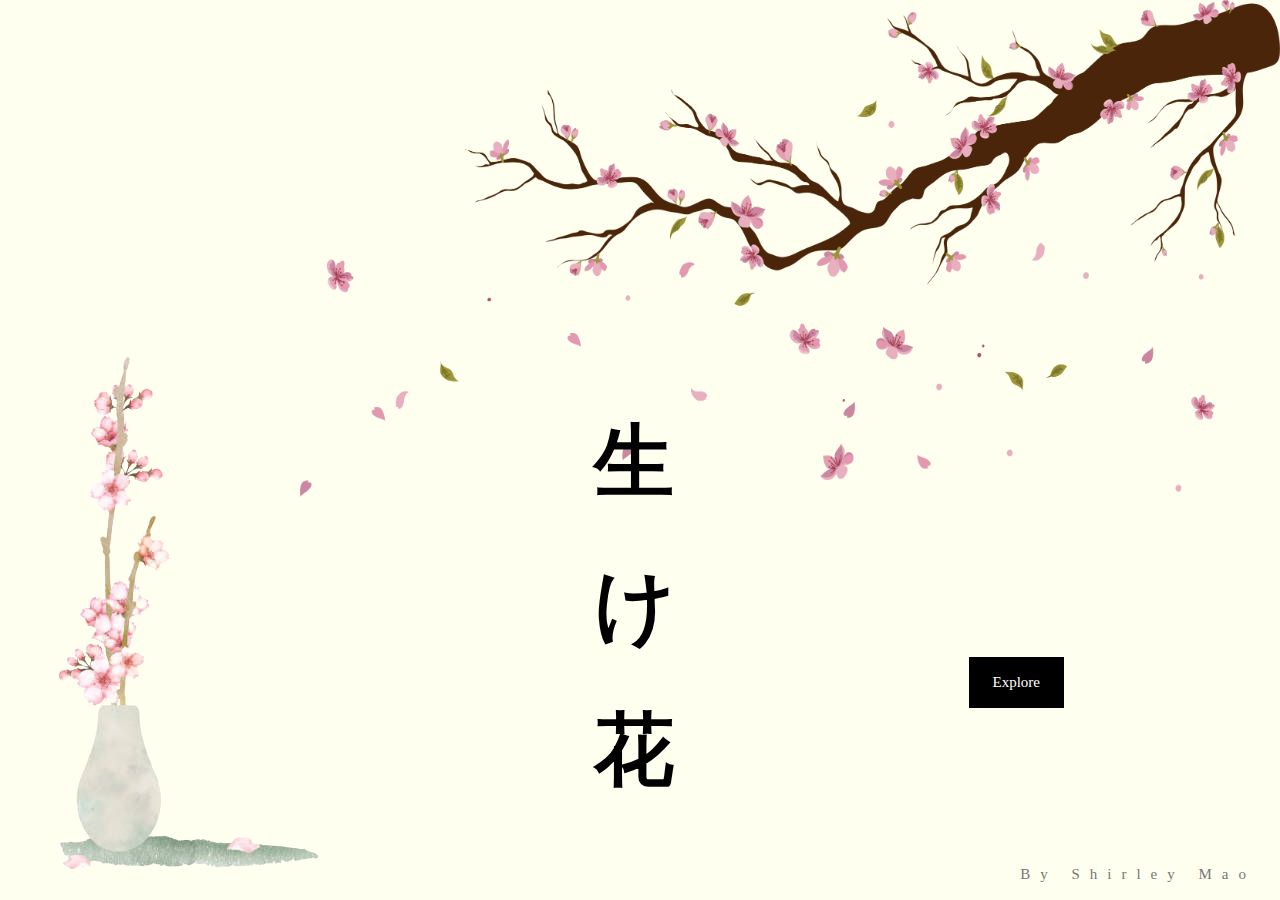
<file: index.html>
<!DOCTYPE html>
<html>
<head>
<title>ARTJ 199 Ikebana</title>
<meta charset="UTF-8">
<meta name="viewport" content="width=device-width, initial-scale=1">
<link rel="stylesheet" href="https://www.w3schools.com/w3css/4/w3.css">
<link rel="stylesheet" href="https://fonts.googleapis.com/css?family=Lato">
<link rel="stylesheet" href="https://cdnjs.cloudflare.com/ajax/libs/font-awesome/4.7.0/css/font-awesome.min.css">
<link rel="stylesheet" href="index.css">
</head>
<body>

<!-- First Parallax Image with Logo Text -->
<div class="bgimg-1 w3-display-container w3-wide">
  <div class="w3-display-middle w3-wide w3-animate-opacity" style="white-space:nowrap; align-self:center; margin-top: 18vh;">
    <span class="title w3-center　"><b>生</br>け</br>花</b></span>
  </div>
  <div class="button-div w3-padding-large w3-display-bottomright" style="white-space:nowrap">
    <button onclick="window.location.href='portfolio.html'"
    class="explore-button w3-button w3-hover-light-grey w3-padding-large w3-black" style="margin-top:64px; font-family: 'Playfair Display';">Explore</button>
    
  </div>
  
  <div class="w3-padding-large  w3-display-bottomright"  style="font-family: 'Playfair Display';">
    By Shirley Mao
  </div>
</div>



</body>
</html>
</file>
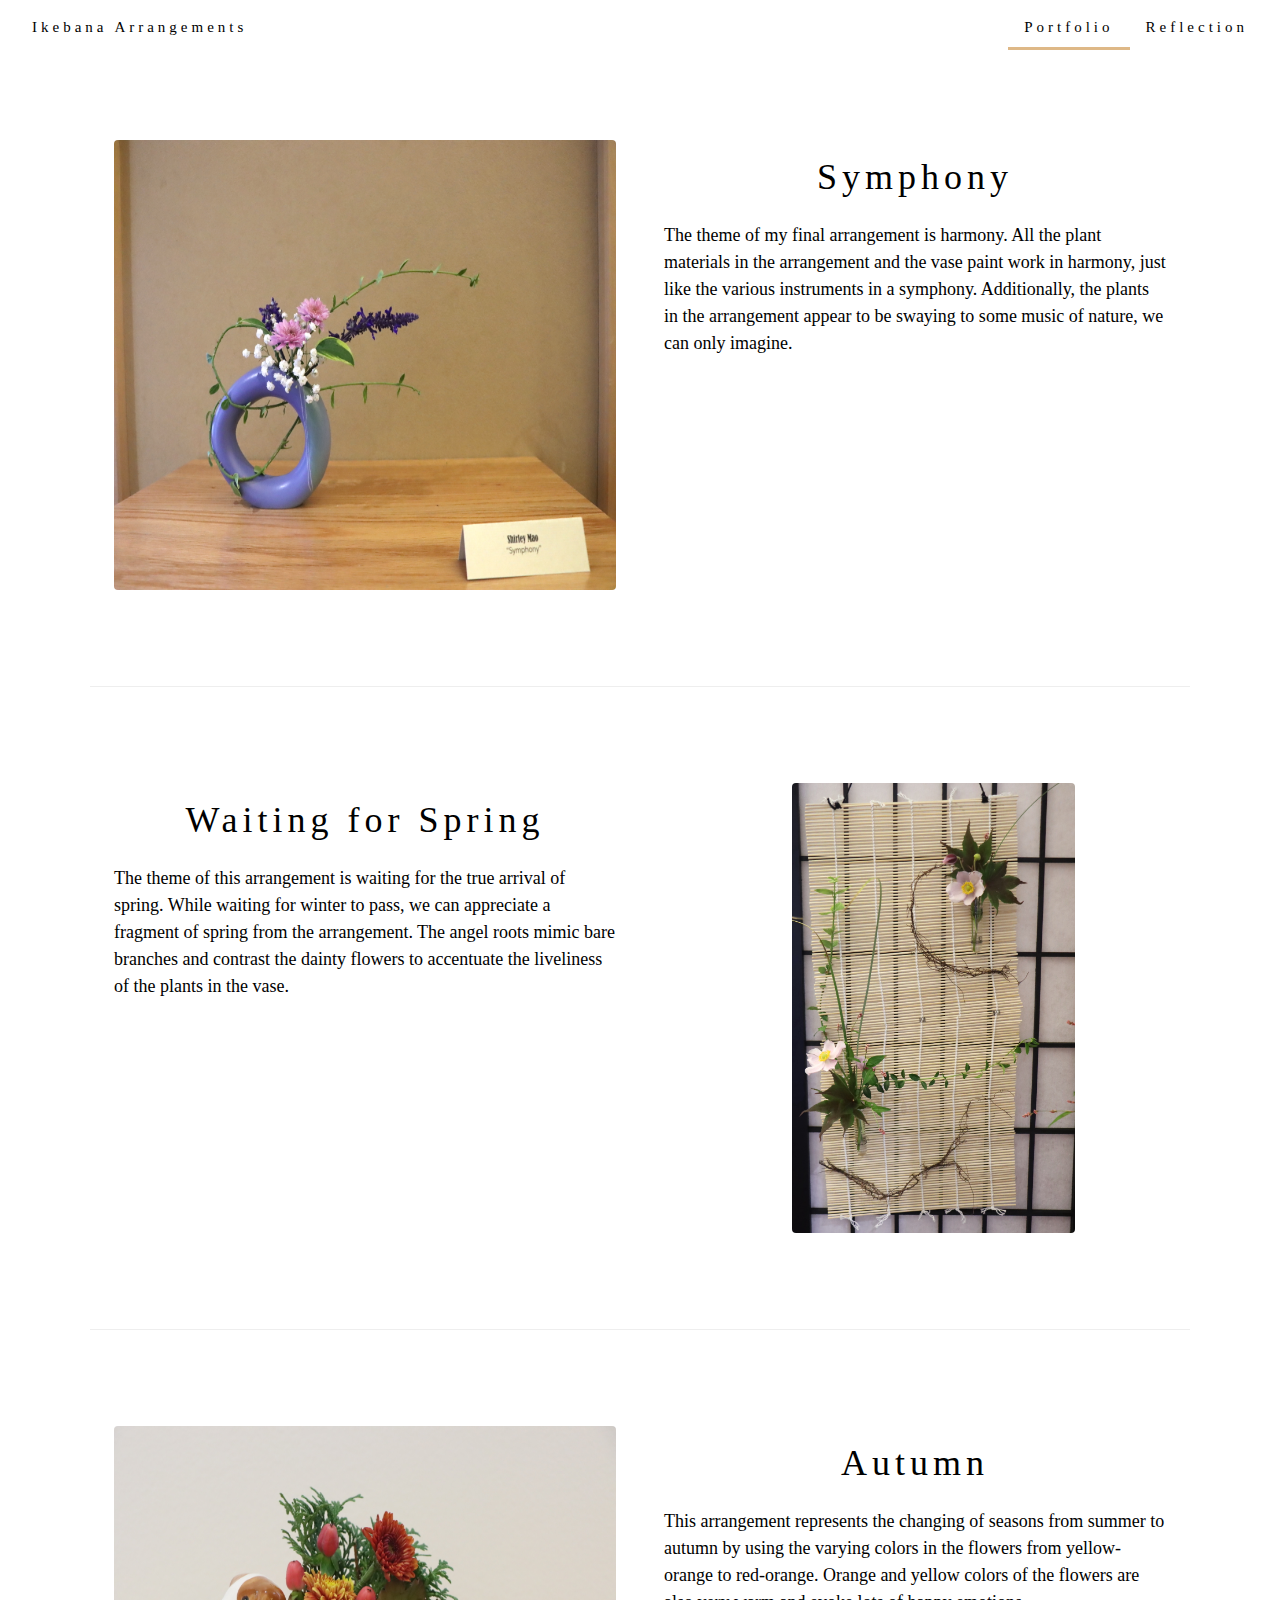
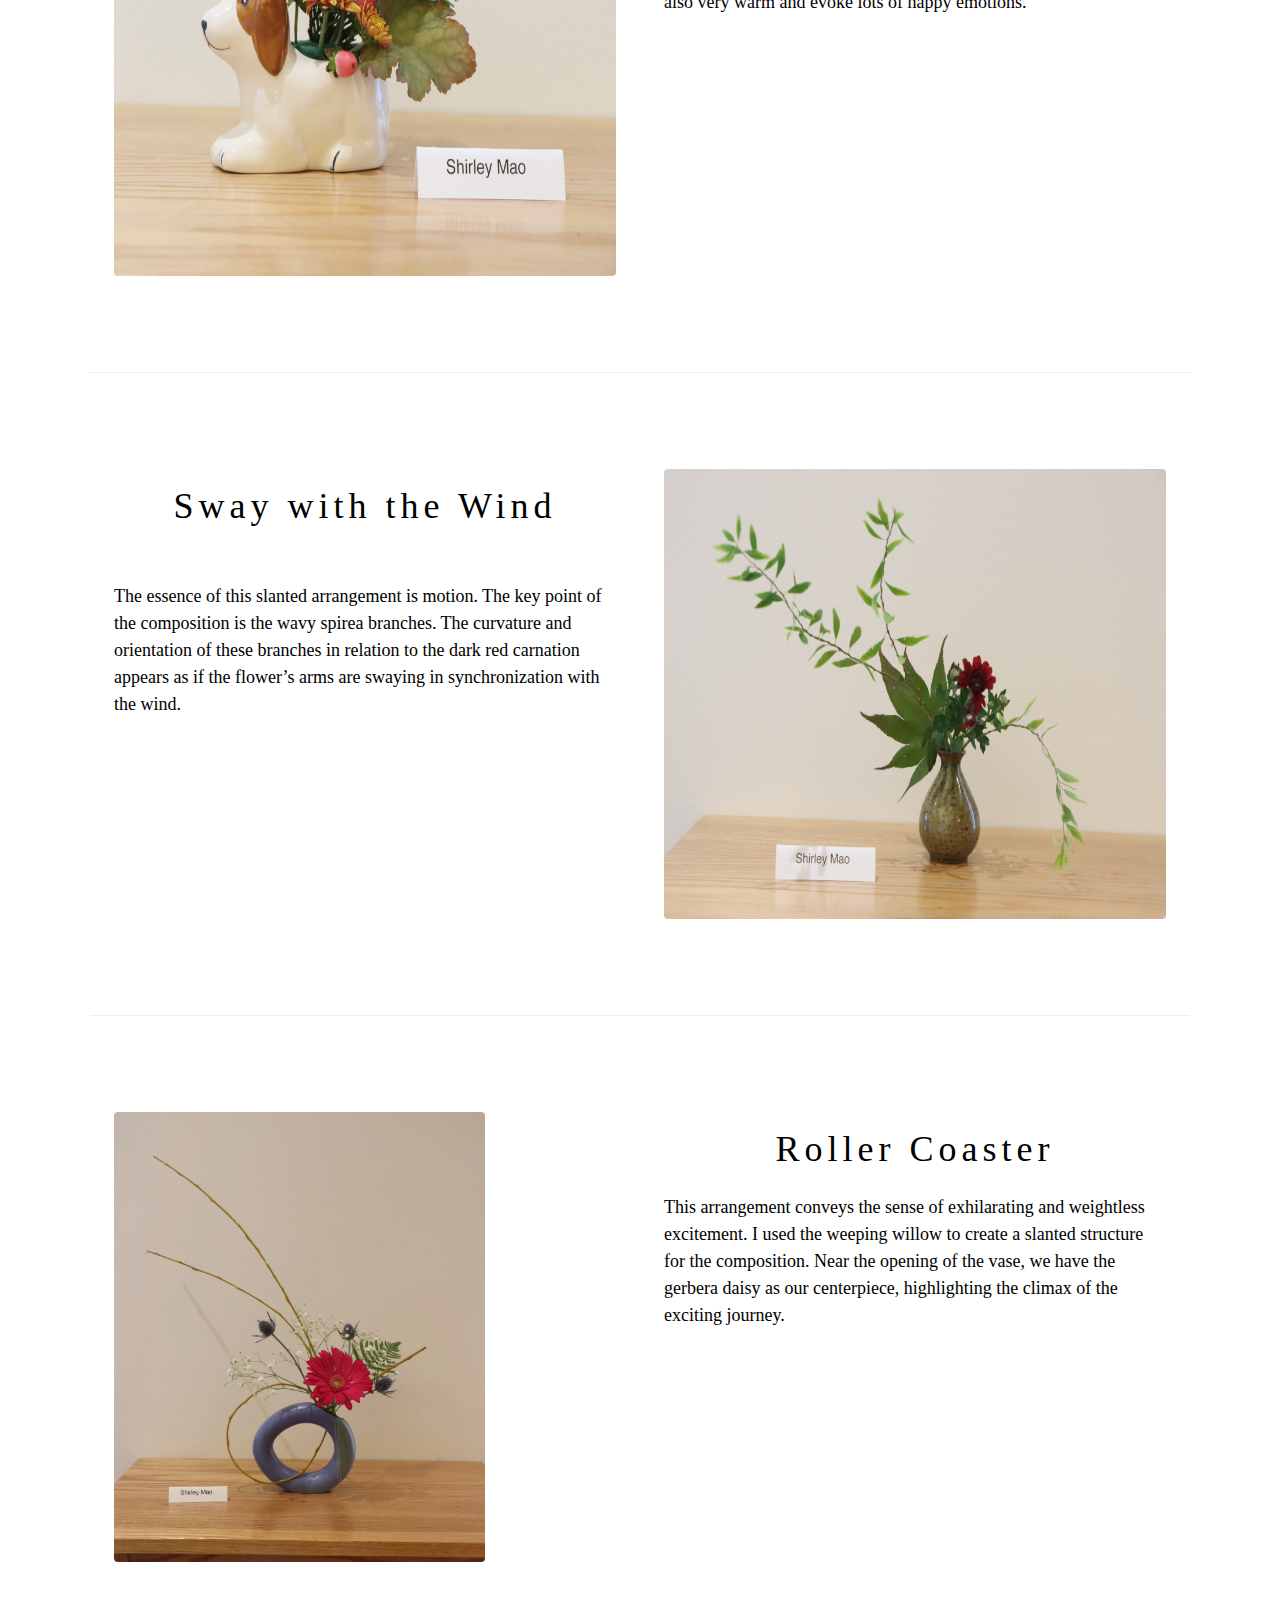
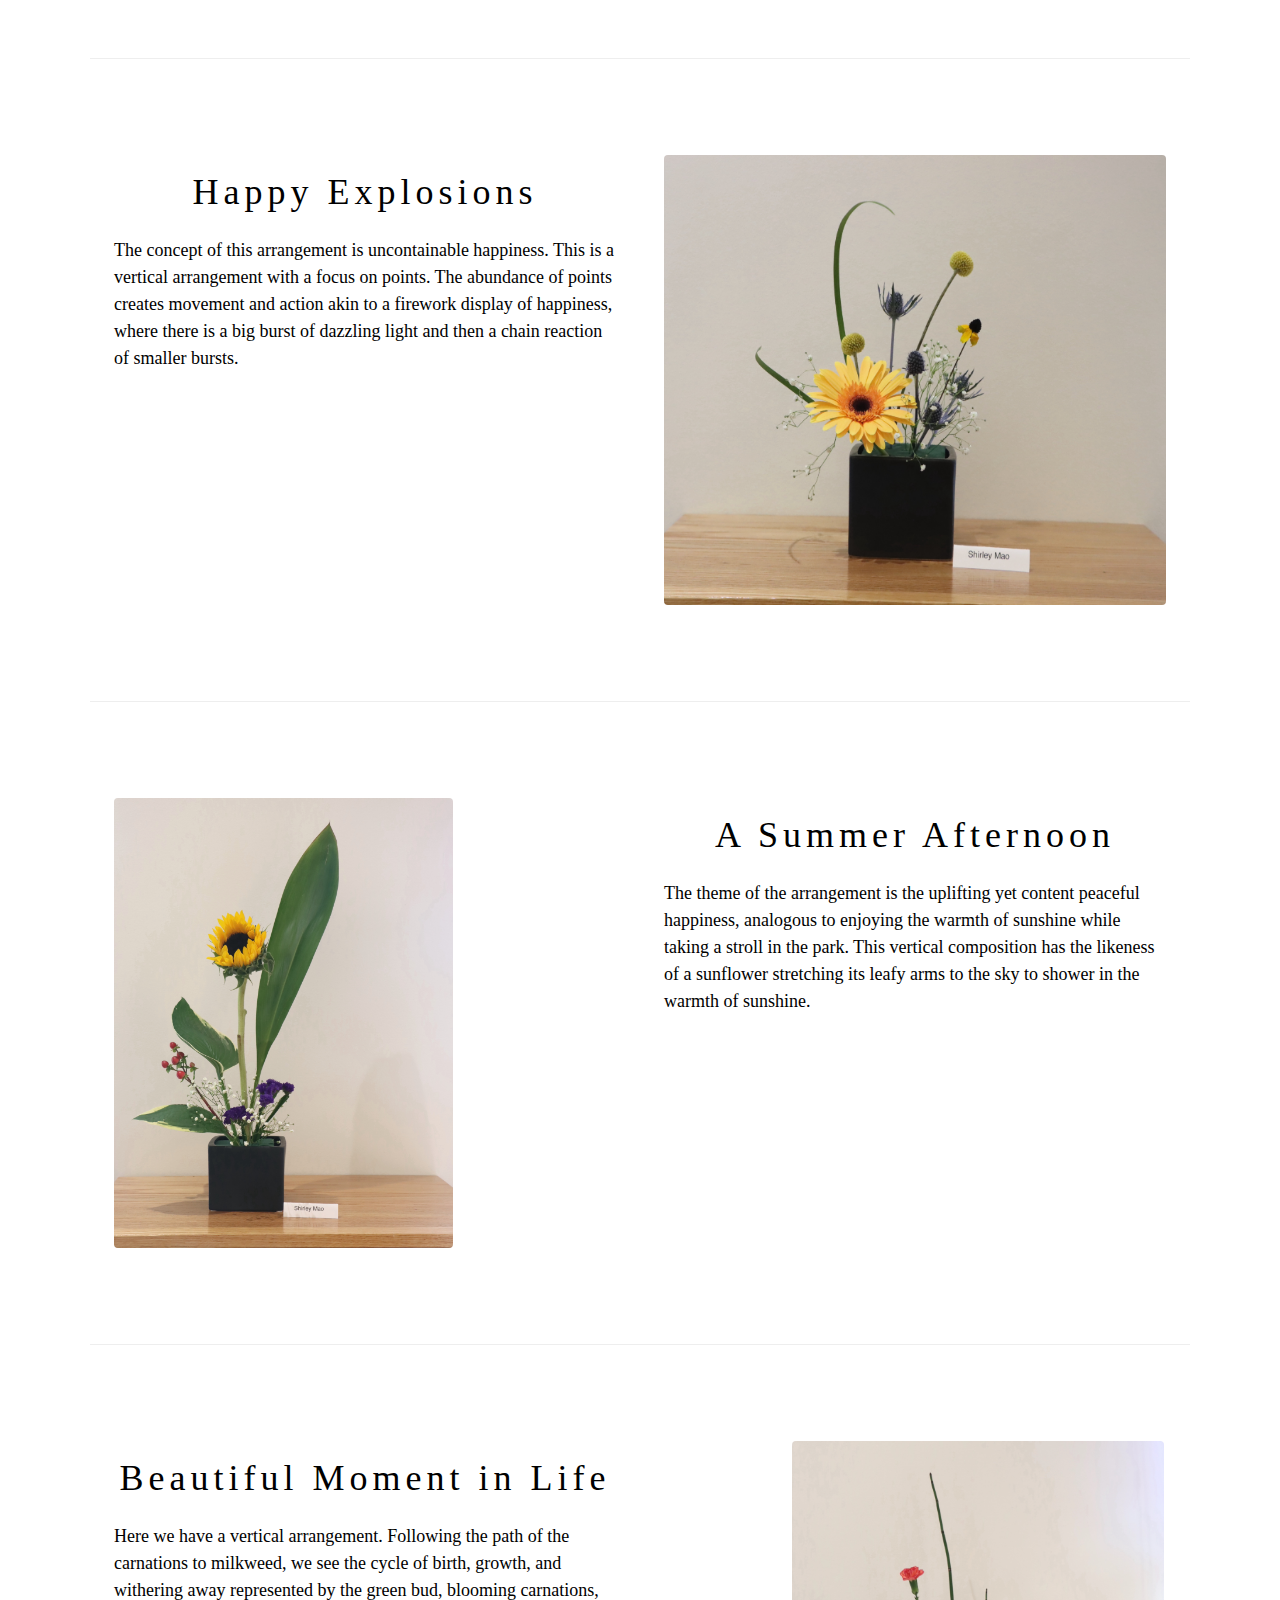
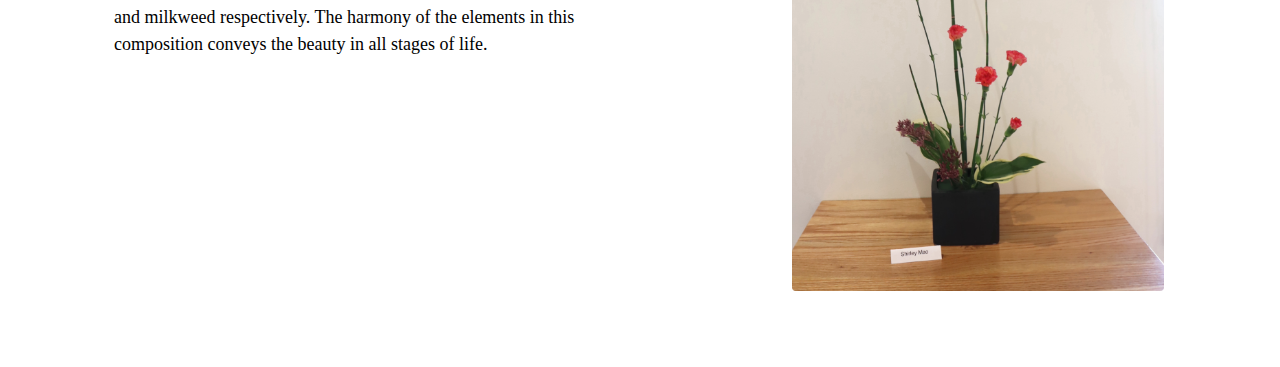
<file: portfolio.html>
<!DOCTYPE html>
<html>
<head>
<title>ARTJ 199 Ikebana</title>
<meta charset="UTF-8">
<meta name="viewport" content="width=device-width, initial-scale=1">
<link rel="stylesheet" href="https://www.w3schools.com/w3css/4/w3.css">
<style>
body {font-family: "Times New Roman", Georgia, Serif;}
h1, h2, h3, h4, h5, h6 {
  font-family: "Playfair Display";
  letter-spacing: 5px;
}
.page:hover {
  border-bottom: 3px solid burlywood;
  background-color: none;
}

.page.active {
  border-bottom: 3px solid burlywood;
}
a {
    text-decoration: none;
}
</style>
</head>
<body>

<!-- Navbar (sit on top) -->
<div class="w3-top">
  <div class="w3-bar w3-white w3-padding" style="letter-spacing:4px;">
    <a class="w3-bar-item">Ikebana Arrangements</a>
    <!-- Right-sided navbar links. Hide them on small screens -->
    <div class="w3-right w3-hide-small">
      <a class="page w3-bar-item active">Portfolio</a>
      <a href="reflection.html" class="page w3-bar-item">Reflection</a>
    </div>
  </div>
</div>

<!-- Header -->
<header class="w3-display-container w3-content w3-wide" style="max-width:1600px;min-width:500px" id="home">
</header>

<!-- Page content -->
<div class="w3-content" style="max-width:1100px">
<hr>
  <div class="w3-row w3-padding-64">
  </br>
    <div class="w3-col m6 w3-padding-large w3-hide-small" style="vertical-align: middle">
     <img src="img/arr7.jpg" class="w3-round w3-image" alt="Table Setting" style="height:50vh;">
    </div>

    <div class="w3-col m6 w3-padding-large">
      <h1 class="w3-center">Symphony</h1>
      <p class="w3-large">The theme of my final arrangement is harmony. All the plant materials in the arrangement and the vase paint work in harmony, just like the various instruments in a symphony. Additionally, the plants in the arrangement appear to be swaying to some music of nature, we can only imagine.</p>
     </div>
  </div>
  
  <hr>
  
  <div class="w3-row w3-padding-64">
    <div class="w3-col l6 w3-padding-large">
      <h1 class="w3-center">Waiting for Spring</h1>
      <p class="w3-large">The theme of this arrangement is waiting for the true arrival of spring. While waiting for winter to pass, we can appreciate a fragment of spring from the arrangement.
        The angel roots mimic bare branches and contrast the dainty flowers to accentuate the liveliness of the plants in the vase.
        </p>
    </div>
    
    <div class="w3-col l6 w3-padding-large">
      <img src="img/arr6.jpg" class="w3-round w3-image" alt="Menu" style="height:50vh; margin-left: 10vw;">
    </div>
  </div>

  <hr>

  <div class="w3-row w3-padding-64">
    <div class="w3-col m6 w3-padding-large w3-hide-small">
     <img src="img/arr5a.jpg" class="w3-round w3-image"style="height:50vh;">
    </div>

    <div class="w3-col m6 w3-padding-large">
      <h1 class="w3-center">Autumn</h1>
      <p class="w3-large">This arrangement represents the changing of seasons from summer to autumn by using the varying colors in the flowers from yellow-orange to red-orange. Orange and yellow colors of the flowers are also very warm and evoke lots of happy emotions.</p>
    </div>
  </div>
  
  <hr>
  
  <div class="w3-row w3-padding-64">
    <div class="w3-col l6 w3-padding-large">
      <h1 class="w3-center">Sway with the Wind</h1><br>
      <p class="w3-large">The essence of this slanted arrangement is motion. The key point of the composition is the wavy spirea branches. The curvature and orientation of these branches in relation to the dark red carnation appears as if the flower’s arms are swaying in synchronization with the wind.</p> 
    </div>
    
    <div class="w3-col l6 w3-padding-large">
      <img src="img/arr5b.jpg" class="w3-round w3-image" alt="Menu" style="height:50vh;">
    </div>
  </div>
  <hr>
  <div class="w3-row w3-padding-64">
    <div class="w3-col m6 w3-padding-large w3-hide-small">
     <img src="img/arr4.jpg" class="w3-round w3-image" alt="Table Setting" style="height:50vh;">
    </div>

    <div class="w3-col m6 w3-padding-large">
      <h1 class="w3-center">Roller Coaster</h1>
      <p class="w3-large">This arrangement conveys the sense of exhilarating and weightless excitement. I used the weeping willow to create a slanted structure for the composition. Near the opening of the vase, we have the gerbera daisy as our centerpiece, highlighting the climax of the exciting journey.</p>
    </div>
  </div>
  
  <hr>

  <div class="w3-row w3-padding-64">
    <div class="w3-col l6 w3-padding-large">
      <h1 class="w3-center">Happy Explosions</h1>
      <p class="w3-large">The concept of this arrangement is uncontainable happiness. This is a vertical arrangement with a focus on points. The abundance of points creates movement and action akin to a firework display of happiness, where there is a big burst of dazzling light and then a chain reaction of smaller bursts.</p>
    </div>
    
    <div class="w3-col l6 w3-padding-large">
      <img src="img/arr3.jpg" class="w3-round w3-image" alt="Menu" style="height:50vh;">
    </div>
  </div>
  <hr>
  
  <div class="w3-row w3-padding-64">
    <div class="w3-col m6 w3-padding-large w3-hide-small">
     <img src="img/arr2.jpg" class="w3-round w3-image" alt="Table Setting" style="height:50vh">
    </div>

    <div class="w3-col m6 w3-padding-large">
      <h1 class="w3-center">A Summer Afternoon</h1>
      <p class="w3-large">The theme of the arrangement is the uplifting yet content peaceful happiness, analogous to enjoying the warmth of sunshine while taking a stroll in the park. This vertical composition has the likeness of a sunflower stretching its leafy arms to the sky to shower in the warmth of sunshine. </p>
    </div>
  </div>

  <hr>

  <div class="w3-row w3-padding-64">
    <div class="w3-col l6 w3-padding-large">
      <h1 class="w3-center">Beautiful Moment in Life</h1>
      <p class="w3-large">Here we have a vertical arrangement. Following the path of the carnations to milkweed, we see the cycle of birth, growth, and withering away represented by the green bud, blooming carnations, and milkweed respectively. The harmony of the elements in this composition conveys the beauty in all stages of life.</p>
    </div>
    
    <div class="w3-col l6 w3-padding-large" style="align-self:flex-end;">
      <img src="img/arr1.jpg" class="w3-round w3-image" alt="Menu" style="height:50vh; margin-left: 10vw;">
    </div>
  </div>

<!-- End page content -->
</div>

</body>
</html>
</file>
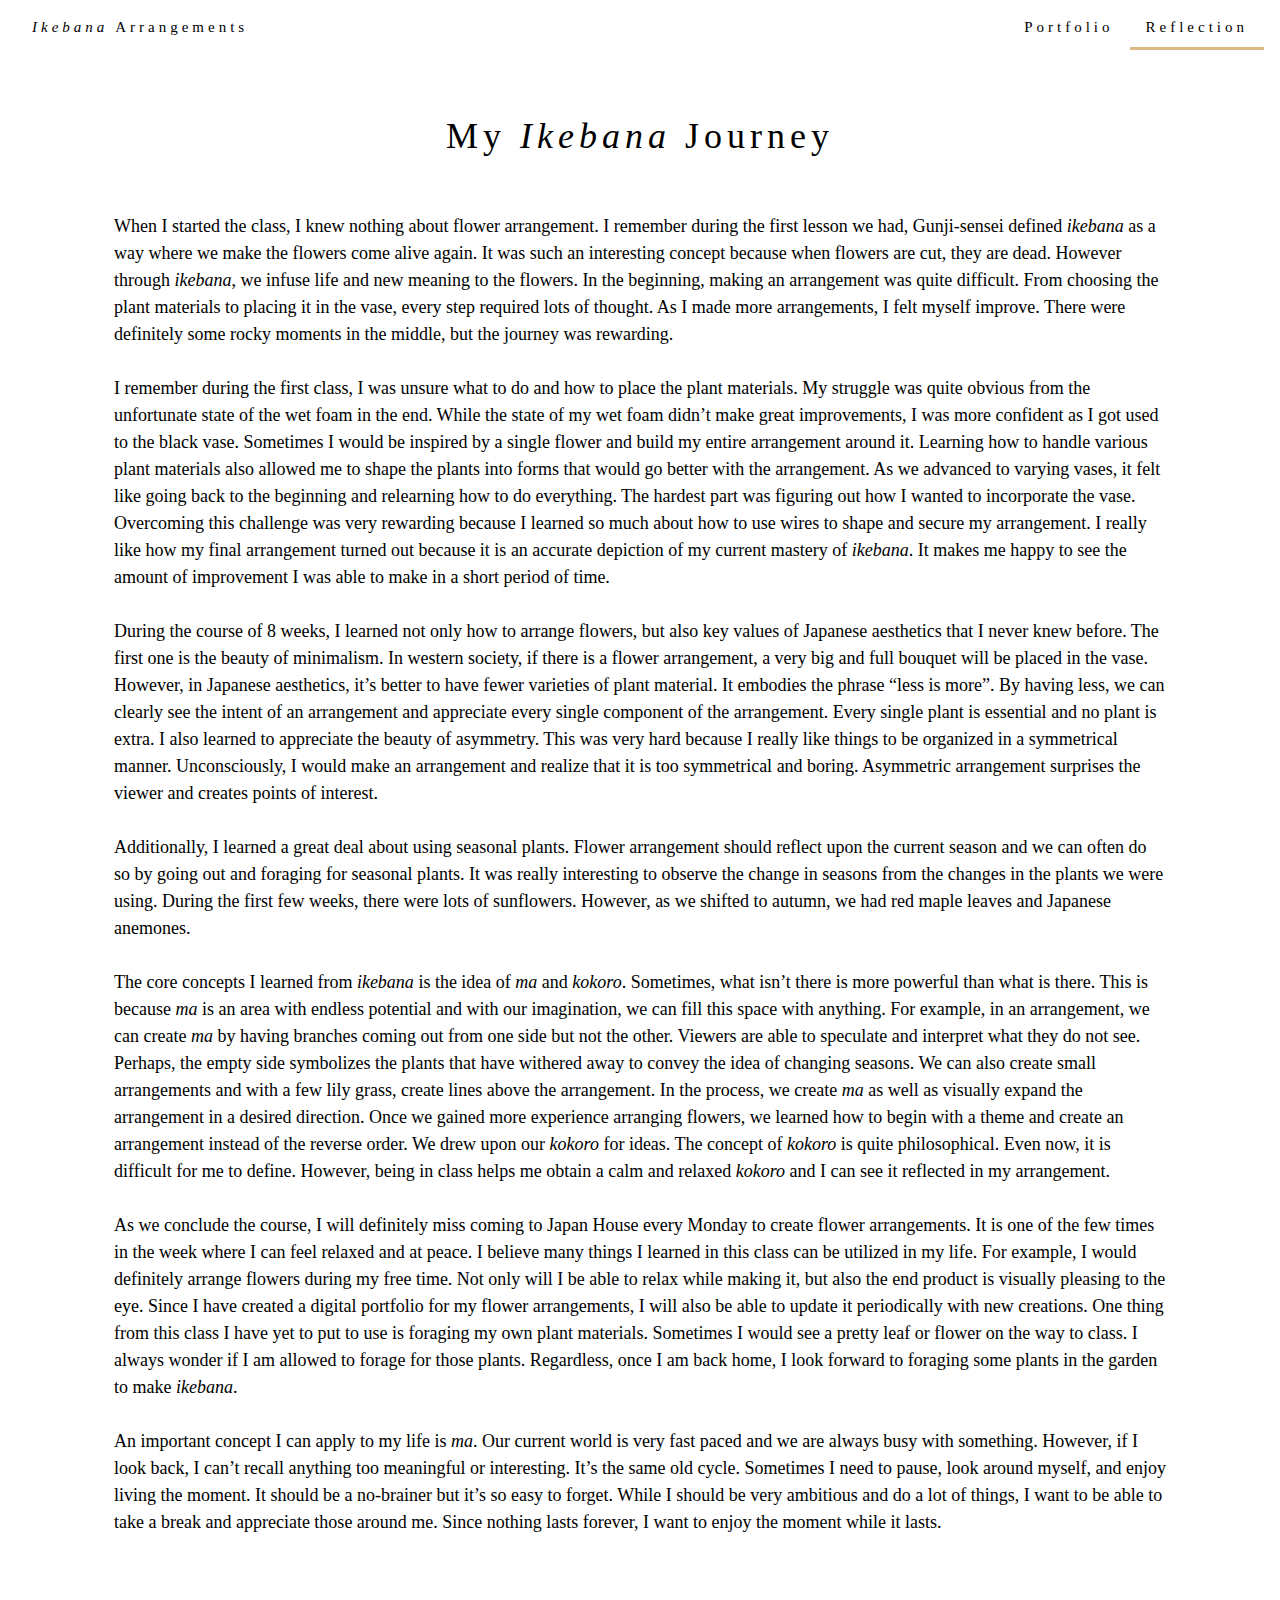
<file: reflection.html>
<!DOCTYPE html>
<html>
<head>
<title>ARTJ 199 Ikebana</title>
<meta charset="UTF-8">
<meta name="viewport" content="width=device-width, initial-scale=1">
<link rel="stylesheet" href="https://www.w3schools.com/w3css/4/w3.css">
<style>
body {font-family: "Times New Roman", Georgia, Serif;}
h1, h2, h3, h4, h5, h6 {
  font-family: "Playfair Display";
  letter-spacing: 5px;
}
.page:hover {
  border-bottom: 3px solid burlywood;
  background-color: none;
}

.page.active {
  border-bottom: 3px solid burlywood;
}
a {
    text-decoration: none;
}
</style>
</head>
<body>

<!-- Navbar (sit on top) -->
<div class="w3-top">
  <div class="w3-bar w3-white w3-padding" style="letter-spacing:4px;">
    <a class="w3-bar-item"><i>Ikebana</i> Arrangements</a>
    <!-- Right-sided navbar links. Hide them on small screens -->
    <div class="w3-right w3-hide-small">
      <a href="portfolio.html" class="page w3-bar-item ">Portfolio</a>
      <a class="page w3-bar-item active">Reflection</a>
    </div>
  </div>
</div>

<!-- Header -->
<header class="w3-display-container w3-content w3-wide" style="max-width:1600px;min-width:500px" id="home">
    jl
</header>

<!-- Page content -->
<div class="w3-content" style="max-width:1100px">

  <!-- About Section -->
  <div class="w3-row w3-padding-64" style="align-content:center">
    <div class="m6 w3-padding-large">
      <h1 class="w3-center">My <i>Ikebana</i> Journey</h1><br>
      <p class="w3-large">When I started the class, I knew nothing about flower arrangement. I remember during the first lesson we had, Gunji-sensei defined <i>ikebana</i> as a way where we make the flowers come alive again. It was such an interesting concept because when flowers are cut, they are dead. However through <i>ikebana</i>, we infuse life and new meaning to the flowers. In the beginning, making an arrangement was quite difficult. From choosing the plant materials to placing it in the vase, every step required lots of thought. As I made more arrangements, I felt myself improve. There were definitely some rocky moments in the middle, but the journey was rewarding.
        <br><br>
        I remember during the first class, I was unsure what to do and how to place the plant materials. My struggle was quite obvious from the unfortunate state of the wet foam in the end. While the state of my wet foam didn’t make great improvements, I was more confident as I got used to the black vase. Sometimes I would be inspired by a single flower and build my entire arrangement around it. Learning how to handle various plant materials also allowed me to shape the plants into forms that would go better with the arrangement. As we advanced to varying vases, it felt like going back to the beginning and relearning how to do everything. The hardest part was figuring out how I wanted to incorporate the vase. Overcoming this challenge was very rewarding because I learned so much about how to use wires to shape and secure my arrangement. I really like how my final arrangement turned out because it is an accurate depiction of my current mastery of <i>ikebana</i>. It makes me happy to see the amount of improvement I was able to make in a short period of time.
        <br><br>
        During the course of 8 weeks, I learned not only how to arrange flowers, but also key values of Japanese aesthetics that I never knew before. The first one is the beauty of minimalism. In western society, if there is a flower arrangement, a very big and full bouquet will be placed in the vase. However, in Japanese aesthetics, it’s better to have fewer varieties of plant material. It embodies the phrase “less is more”. By having less, we can clearly see the intent of an arrangement and appreciate every single component of the arrangement. Every single plant is essential and no plant is extra. I also learned to appreciate the beauty of asymmetry. This was very hard because I really like things to be organized in a symmetrical manner. Unconsciously, I would make an arrangement and realize that it is too symmetrical and boring. Asymmetric arrangement surprises the viewer and creates points of interest. 
        <br><br>
        Additionally, I learned a great deal about using seasonal plants. Flower arrangement should reflect upon the current season and we can often do so by going out and foraging for seasonal plants. It was really interesting to observe the change in seasons from the changes in the plants we were using. During the first few weeks, there were lots of sunflowers. However, as we shifted to autumn, we had red maple leaves and Japanese anemones. 
        <br><br>
        The core concepts I learned from <i>ikebana</i> is the idea of <i>ma</i> and <i>kokoro</i>. Sometimes, what isn’t there is more powerful than what is there. This is because <i>ma</i> is an area with endless potential and with our imagination, we can fill this space with anything. For example, in an arrangement, we can create <i>ma</i> by having branches coming out from one side but not the other. Viewers are able to speculate and interpret what they do not see. Perhaps, the empty side symbolizes the plants that have withered away to convey the idea of changing seasons. We can also create small arrangements and with a few lily grass, create lines above the arrangement. In the process, we create <i>ma</i> as well as visually expand the arrangement in a desired direction. Once we gained more experience arranging flowers, we learned how to begin with a theme and create an arrangement instead of the reverse order. We drew upon our <i>kokoro</i> for ideas. The concept of <i>kokoro</i> is quite philosophical. Even now, it is difficult for me to define. However, being in class helps me obtain a calm and relaxed <i>kokoro</i> and I can see it reflected in my arrangement.
        <br><br>
        As we conclude the course, I will definitely miss coming to Japan House every Monday to create flower arrangements. It is one of the few times in the week where I can feel relaxed and at peace. I believe many things I learned in this class can be utilized in my life. For example, I would definitely arrange flowers during my free time. Not only will I be able to relax while making it, but also the end product is visually pleasing to the eye. Since I have created a digital portfolio for my flower arrangements, I will also be able to update it periodically with new creations. One thing from this class I have yet to put to use is foraging my own plant materials. Sometimes I would see a pretty leaf or flower on the way to class. I always wonder if I am allowed to forage for those plants. Regardless, once I am back home, I look forward to foraging some plants in the garden to make <i>ikebana</i>. 
        <br><br>
        An important concept I can apply to my life is <i>ma</i>. Our current world is very fast paced and we are always busy with something. However, if I look back, I can’t recall anything too meaningful or interesting. It’s the same old cycle. Sometimes I need to pause, look around myself, and enjoy living the moment. It should be a no-brainer but it’s so easy to forget. While I should be very ambitious and do a lot of things, I want to be able to take a break and appreciate those around me. Since nothing lasts forever, I want to enjoy the moment while it lasts.
        </p>
    </div>
  </div>

<!-- End page content -->
</div>

</body>
</html>
</file>
<file: index.css>
body,h1,h2,h3,h4,h5,h6 {font-family: "Lato", sans-serif;}
body, html {
  height: 100%;
  color: #777;
  line-height: 1.8;
}

/* Create a Parallax Effect */
.bgimg-1, .bgimg-2, .bgimg-3 {
  background-attachment: fixed;
  background-position: center;
  background-repeat: no-repeat;
  background-size: contain;
}

/* First image (Logo. Full height) */
.bgimg-1 {
  background-color:ivory;
  background-image:  url("img/flower2.png"), url("img/flower1.png");
  background-position: left bottom, right top;
  background-size: auto, 80%;
  height: 100vh;
}

.w3-wide {letter-spacing: 10px;}
.title {
    font-family: "Brush Script MT", "Courier New", monospace;
    font-size: 80px;
    color: black;
    align-self: center;
    /* padding-top: 50vh; */
}
.explore-button {
  align-self:flex-end;
  font-family: "Times New Roman", "Courier New", monospace;
  
}
.button-div {
  margin-bottom: 20vh;
  margin-right: 15vw;
}

/* Turn off parallax scrolling for tablets and phones */
@media only screen and (max-device-width: 1600px) {
  .bgimg-1, .bgimg-2, .bgimg-3 {
    background-attachment: scroll;
    min-height: 400px;
  }
}

/* Image citation
flower1.png: https://www.jing.fm/clipimg/full/84-845141_cherry-blossom-petal-png-cherry-blossom-petals-falling.png
flower2.png: https://media.istockphoto.com/illustrations/watercolor-pink-cherry-blossoms-in-a-pot-illustration-id1365505731?k=20&m=1365505731&s=612x612&w=0&h=5AHPJn8U422yWRjkqMzmnVOvtk9q5nZq_SDcgxKjCuQ=

 */
</file>
